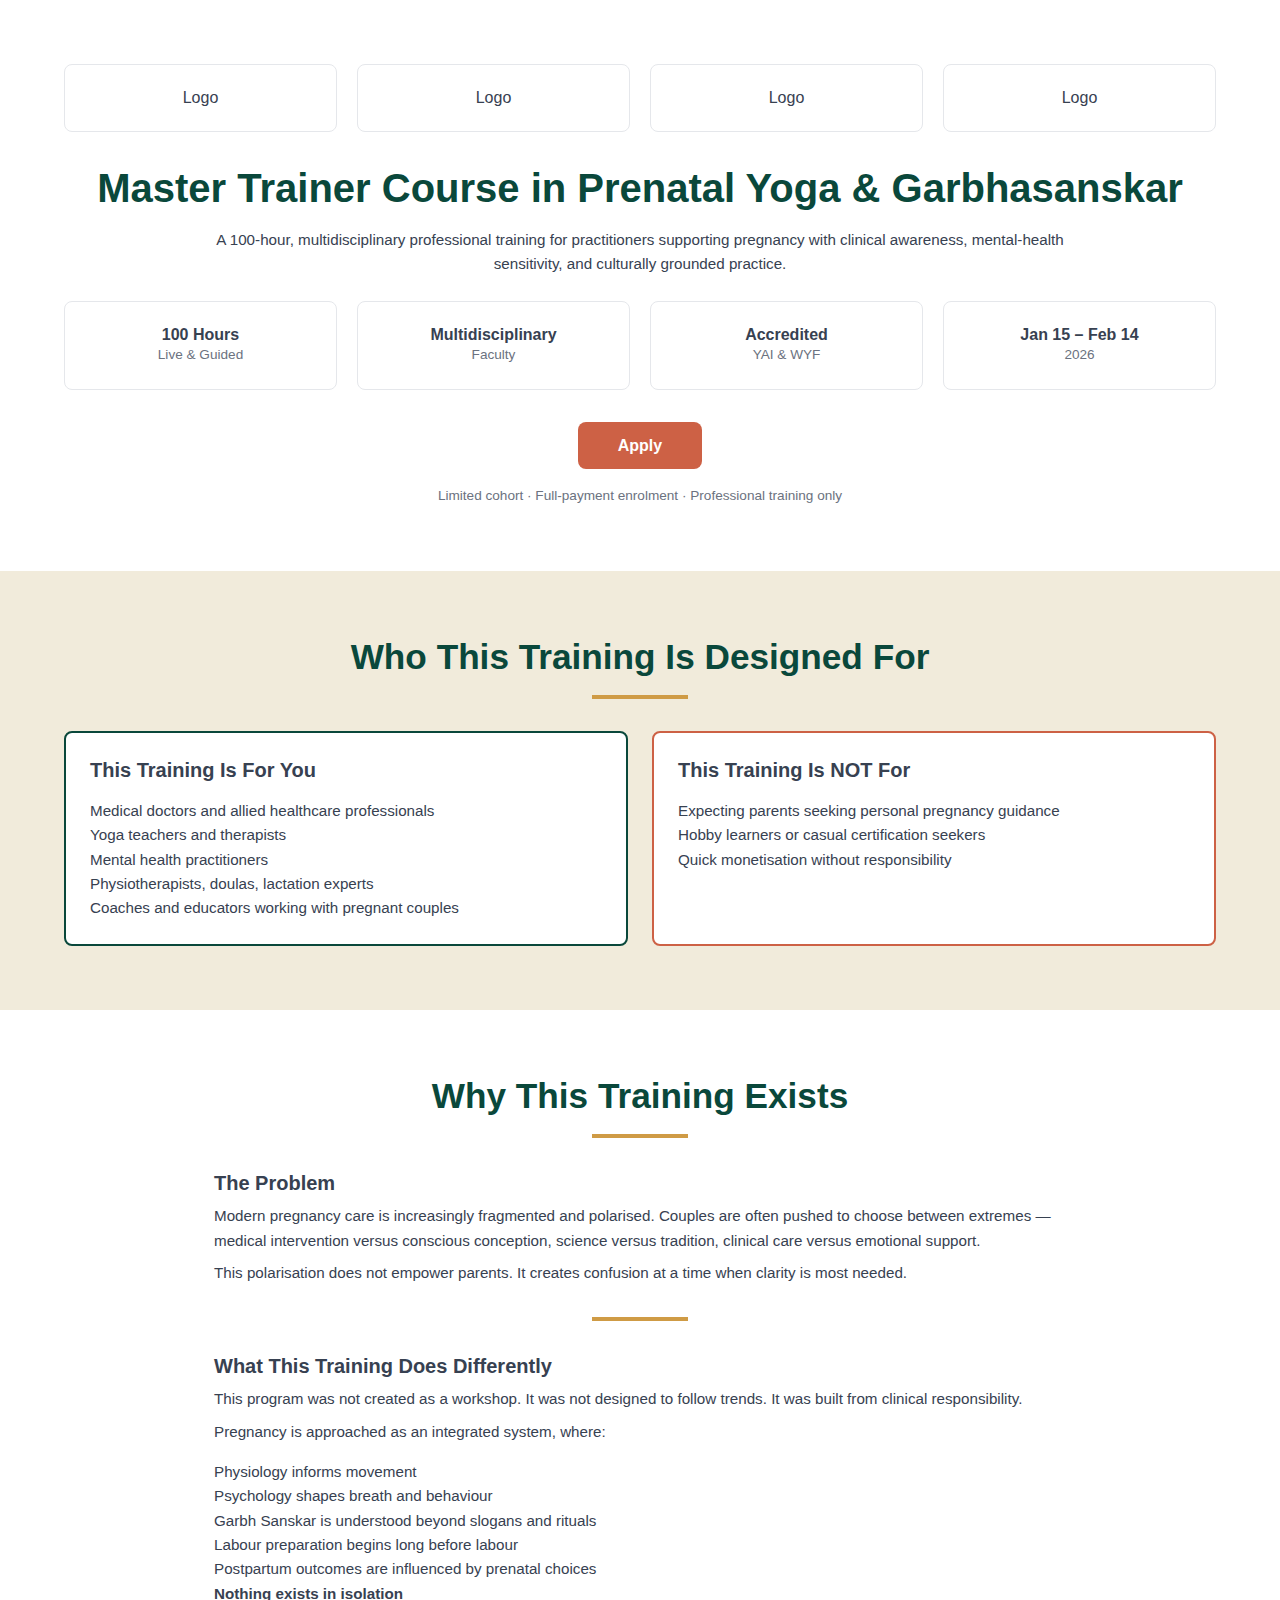
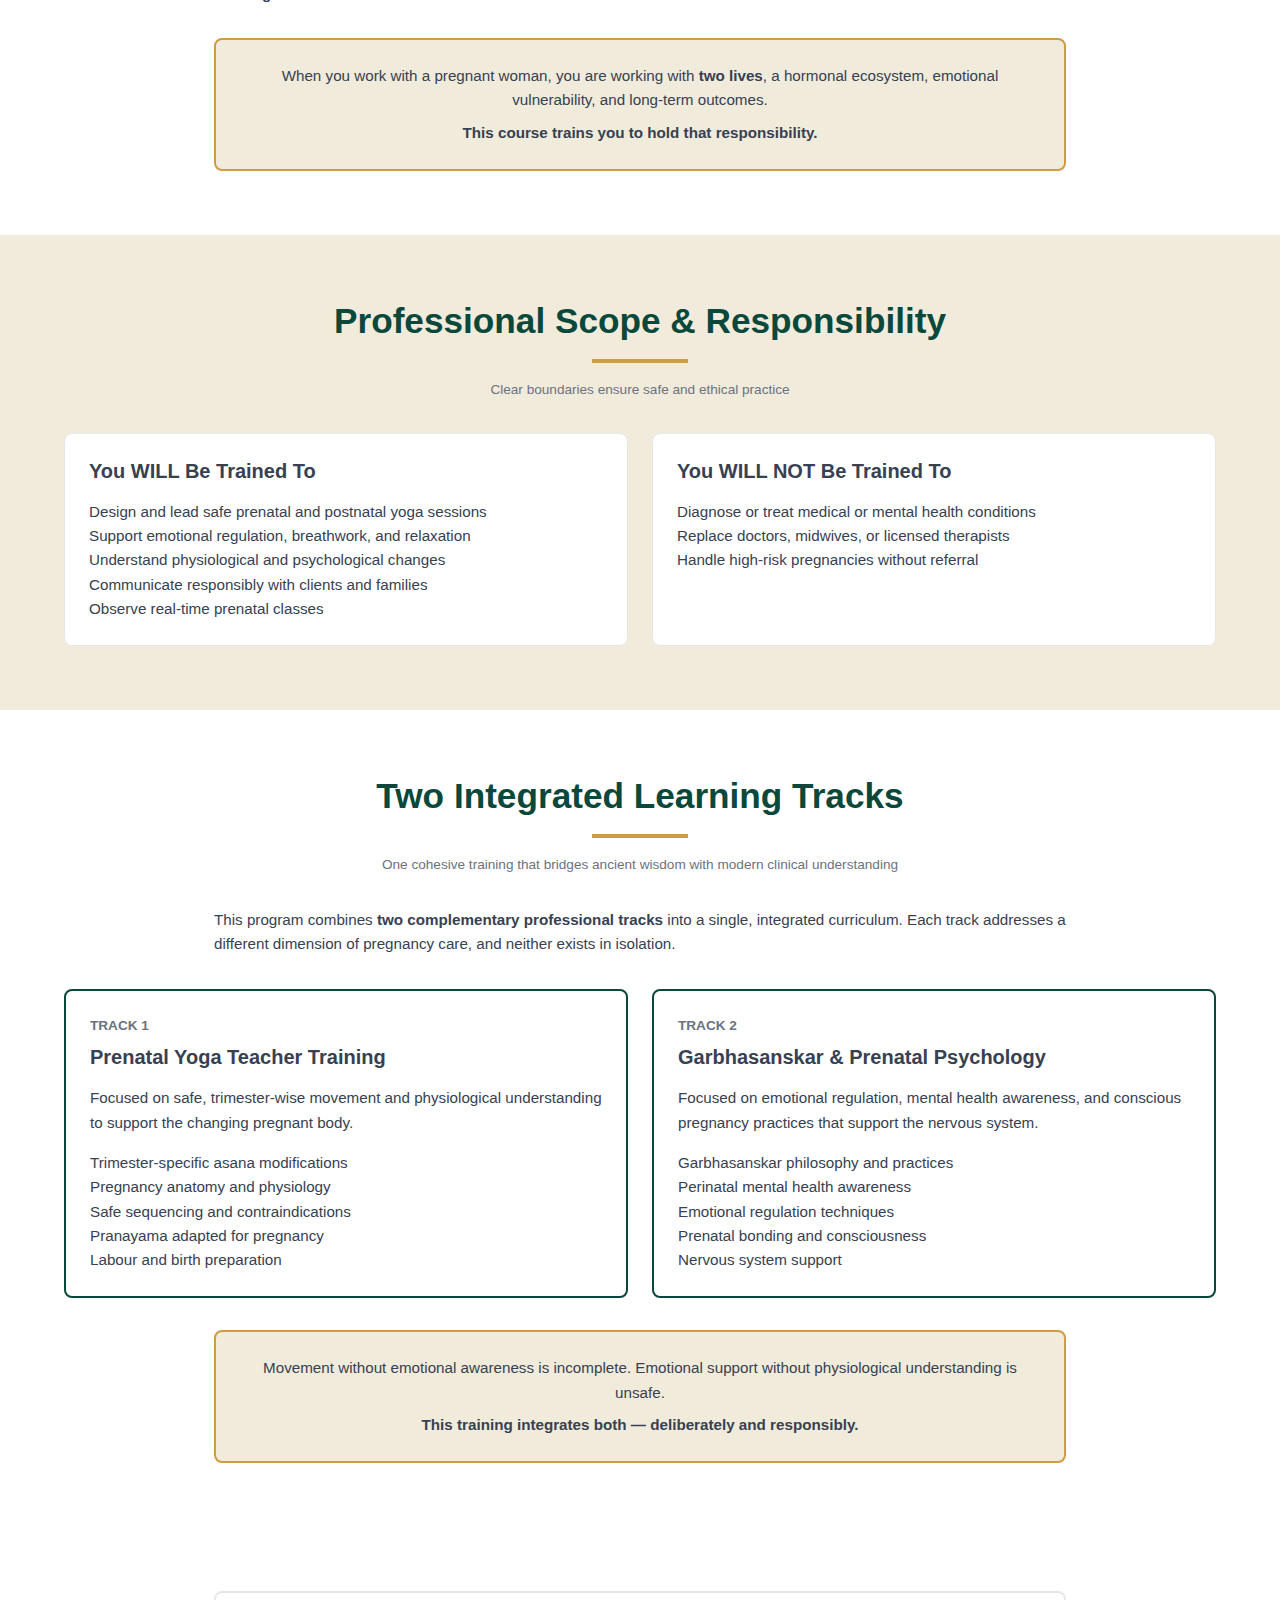
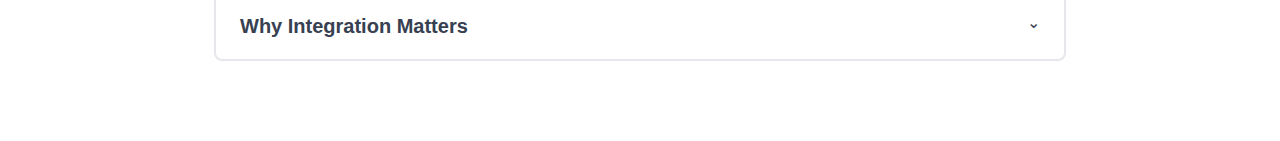
<file: index.html>
<!DOCTYPE html>
<html lang="en-GB">
<head>
  <meta charset="UTF-8" />
  <meta name="viewport" content="width=device-width, initial-scale=1.0" />
  <title>Master Trainer Course – Prenatal Yoga & Garbhasanskar</title>

  <!-- CSS -->
  <link rel="stylesheet" href="styles/base.css" />
  <link rel="stylesheet" href="styles/layout.css" />
  <link rel="stylesheet" href="styles/typography.css" />
  <link rel="stylesheet" href="styles/components.css" />
  <link rel="stylesheet" href="styles/responsive.css" />
</head>

<body>

<!-- =========================
     HERO
     ========================= -->
<section>
  <div class="container text-center">

    <!-- Logos (placeholders) -->
    <div class="grid-4 mb-4">
      <div class="card">Logo</div>
      <div class="card">Logo</div>
      <div class="card">Logo</div>
      <div class="card">Logo</div>
    </div>

    <h1 class="mb-2">
      Master Trainer Course in Prenatal Yoga & Garbhasanskar
    </h1>

    <p class="container-sm mb-3">
      A 100-hour, multidisciplinary professional training for practitioners
      supporting pregnancy with clinical awareness, mental-health sensitivity,
      and culturally grounded practice.
    </p>

    <div class="grid-4 mb-4">
      <div class="card text-center">
        <strong>100 Hours</strong>
        <p class="text-sm">Live & Guided</p>
      </div>
      <div class="card text-center">
        <strong>Multidisciplinary</strong>
        <p class="text-sm">Faculty</p>
      </div>
      <div class="card text-center">
        <strong>Accredited</strong>
        <p class="text-sm">YAI & WYF</p>
      </div>
      <div class="card text-center">
        <strong>Jan 15 – Feb 14</strong>
        <p class="text-sm">2026</p>
      </div>
    </div>

    <a href="#" class="btn-primary">Apply</a>

    <p class="text-sm mt-2">
      Limited cohort · Full-payment enrolment · Professional training only
    </p>

  </div>
</section>

<!-- =========================
     WHO THIS IS FOR
     ========================= -->
<section style="background:#f1ebdb;">
  <div class="container">

    <div class="text-center mb-4">
      <h2>Who This Training Is Designed For</h2>
      <div class="divider"></div>
    </div>

    <div class="grid-2">
      <div class="card card-green">
        <h3 class="mb-2">This Training Is For You</h3>
        <ul>
          <li>Medical doctors and allied healthcare professionals</li>
          <li>Yoga teachers and therapists</li>
          <li>Mental health practitioners</li>
          <li>Physiotherapists, doulas, lactation experts</li>
          <li>Coaches and educators working with pregnant couples</li>
        </ul>
      </div>

      <div class="card card-orange">
        <h3 class="mb-2">This Training Is NOT For</h3>
        <ul>
          <li>Expecting parents seeking personal pregnancy guidance</li>
          <li>Hobby learners or casual certification seekers</li>
          <li>Quick monetisation without responsibility</li>
        </ul>
      </div>
    </div>

  </div>
</section>

<!-- =========================
     WHY THIS TRAINING EXISTS (REFINED)
     ========================= -->
<section>
  <div class="container container-sm">

    <!-- Section header -->
    <div class="text-center mb-4">
      <h2>Why This Training Exists</h2>
      <div class="divider"></div>
    </div>

    <!-- Problem -->
    <div class="mb-4">
      <h3 class="mb-1">The Problem</h3>

      <p>
        Modern pregnancy care is increasingly fragmented and polarised.
        Couples are often pushed to choose between extremes —
        medical intervention versus conscious conception,
        science versus tradition,
        clinical care versus emotional support.
      </p>

      <p class="mt-1">
        This polarisation does not empower parents.
        It creates confusion at a time when clarity is most needed.
      </p>
    </div>

    <!-- Divider -->
    <div class="divider"></div>

    <!-- Solution -->
    <div class="mt-4 mb-4">
      <h3 class="mb-1">What This Training Does Differently</h3>

      <p>
        This program was not created as a workshop.
        It was not designed to follow trends.
        It was built from clinical responsibility.
      </p>

      <p class="mt-1">
        Pregnancy is approached as an integrated system, where:
      </p>

      <ul class="mt-2">
        <li>Physiology informs movement</li>
        <li>Psychology shapes breath and behaviour</li>
        <li>Garbh Sanskar is understood beyond slogans and rituals</li>
        <li>Labour preparation begins long before labour</li>
        <li>Postpartum outcomes are influenced by prenatal choices</li>
        <li><strong>Nothing exists in isolation</strong></li>
      </ul>
    </div>

    <!-- Responsibility statement -->
    <div class="card card-highlight text-center">
      <p>
        When you work with a pregnant woman, you are working with
        <strong>two lives</strong>,
        a hormonal ecosystem,
        emotional vulnerability,
        and long-term outcomes.
      </p>

      <p class="mt-1">
        <strong>This course trains you to hold that responsibility.</strong>
      </p>
    </div>

  </div>
</section>


<!-- =========================
     PROFESSIONAL SCOPE
     ========================= -->
<section style="background:#f1ebdb;">
  <div class="container">

    <div class="text-center mb-4">
      <h2>Professional Scope & Responsibility</h2>
      <div class="divider"></div>
      <p class="text-sm mt-1">
        Clear boundaries ensure safe and ethical practice
      </p>
    </div>

    <div class="grid-2">
      <div class="card">
        <h3 class="mb-2">You WILL Be Trained To</h3>
        <ul>
          <li>Design and lead safe prenatal and postnatal yoga sessions</li>
          <li>Support emotional regulation, breathwork, and relaxation</li>
          <li>Understand physiological and psychological changes</li>
          <li>Communicate responsibly with clients and families</li>
          <li>Observe real-time prenatal classes</li>
        </ul>
      </div>

      <div class="card">
        <h3 class="mb-2">You WILL NOT Be Trained To</h3>
        <ul>
          <li>Diagnose or treat medical or mental health conditions</li>
          <li>Replace doctors, midwives, or licensed therapists</li>
          <li>Handle high-risk pregnancies without referral</li>
        </ul>
      </div>
    </div>

  </div>
</section>

<!-- =========================
     TWO INTEGRATED LEARNING TRACKS (REFINED)
     ========================= -->
<section>
  <div class="container">

    <!-- Section header -->
    <div class="text-center mb-4">
      <h2>Two Integrated Learning Tracks</h2>
      <div class="divider"></div>
      <p class="text-sm mt-1">
        One cohesive training that bridges ancient wisdom with modern clinical understanding
      </p>
    </div>

    <!-- Intro -->
    <div class="container-sm mb-4">
      <p>
        This program combines <strong>two complementary professional tracks</strong>
        into a single, integrated curriculum. Each track addresses a different
        dimension of pregnancy care, and neither exists in isolation.
      </p>
    </div>

    <!-- Tracks -->
    <div class="grid-2">

      <!-- Track 1 -->
      <div class="card card-green">
        <p class="text-sm mb-1"><strong>TRACK 1</strong></p>
        <h3 class="mb-2">Prenatal Yoga Teacher Training</h3>

        <p class="mb-2">
          Focused on safe, trimester-wise movement and physiological understanding
          to support the changing pregnant body.
        </p>

        <ul>
          <li>Trimester-specific asana modifications</li>
          <li>Pregnancy anatomy and physiology</li>
          <li>Safe sequencing and contraindications</li>
          <li>Pranayama adapted for pregnancy</li>
          <li>Labour and birth preparation</li>
        </ul>
      </div>

      <!-- Track 2 -->
      <div class="card card-green">
        <p class="text-sm mb-1"><strong>TRACK 2</strong></p>
        <h3 class="mb-2">Garbhasanskar & Prenatal Psychology</h3>

        <p class="mb-2">
          Focused on emotional regulation, mental health awareness, and conscious
          pregnancy practices that support the nervous system.
        </p>

        <ul>
          <li>Garbhasanskar philosophy and practices</li>
          <li>Perinatal mental health awareness</li>
          <li>Emotional regulation techniques</li>
          <li>Prenatal bonding and consciousness</li>
          <li>Nervous system support</li>
        </ul>
      </div>

    </div>

    <!-- Integration statement -->
    <div class="container-sm mt-4">
      <div class="card card-highlight text-center">
        <p>
          Movement without emotional awareness is incomplete.
          Emotional support without physiological understanding is unsafe.
        </p>
        <p class="mt-1">
          <strong>This training integrates both — deliberately and responsibly.</strong>
        </p>
      </div>
    </div>

  </div>
</section>


<!-- =========================
     ACCORDION (example placeholder)
     ========================= -->
<section>
  <div class="container container-sm">

    <div class="accordion-item">
      <div class="accordion-header">
        <h3>Why Integration Matters</h3>
        <span class="chevron">⌄</span>
      </div>
      <div class="accordion-content">
        <p>
          Professional competence is not about knowing everything. It is about
          understanding scope, recognising limits, and referring responsibly.
        </p>
      </div>
    </div>

  </div>
</section>

<script src="scripts/accordion.js"></script>
</body>
</html>
</file>
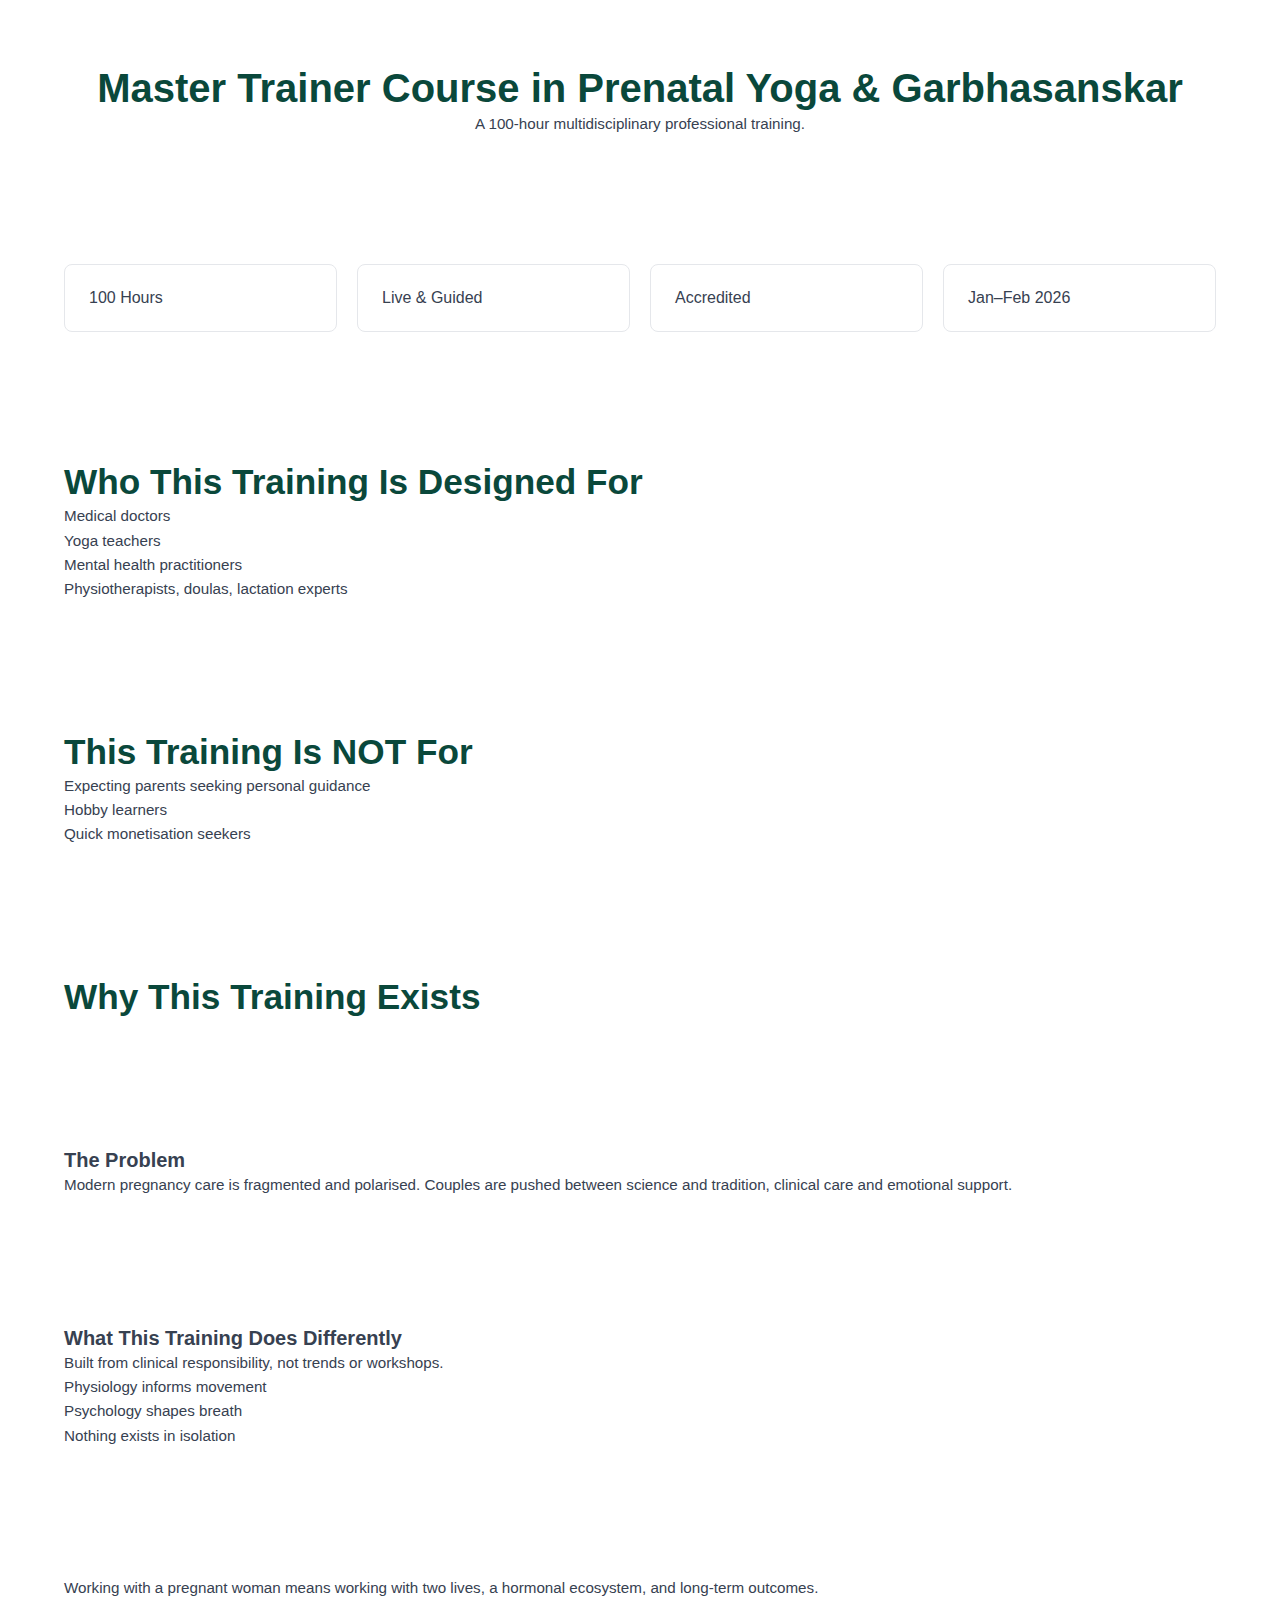
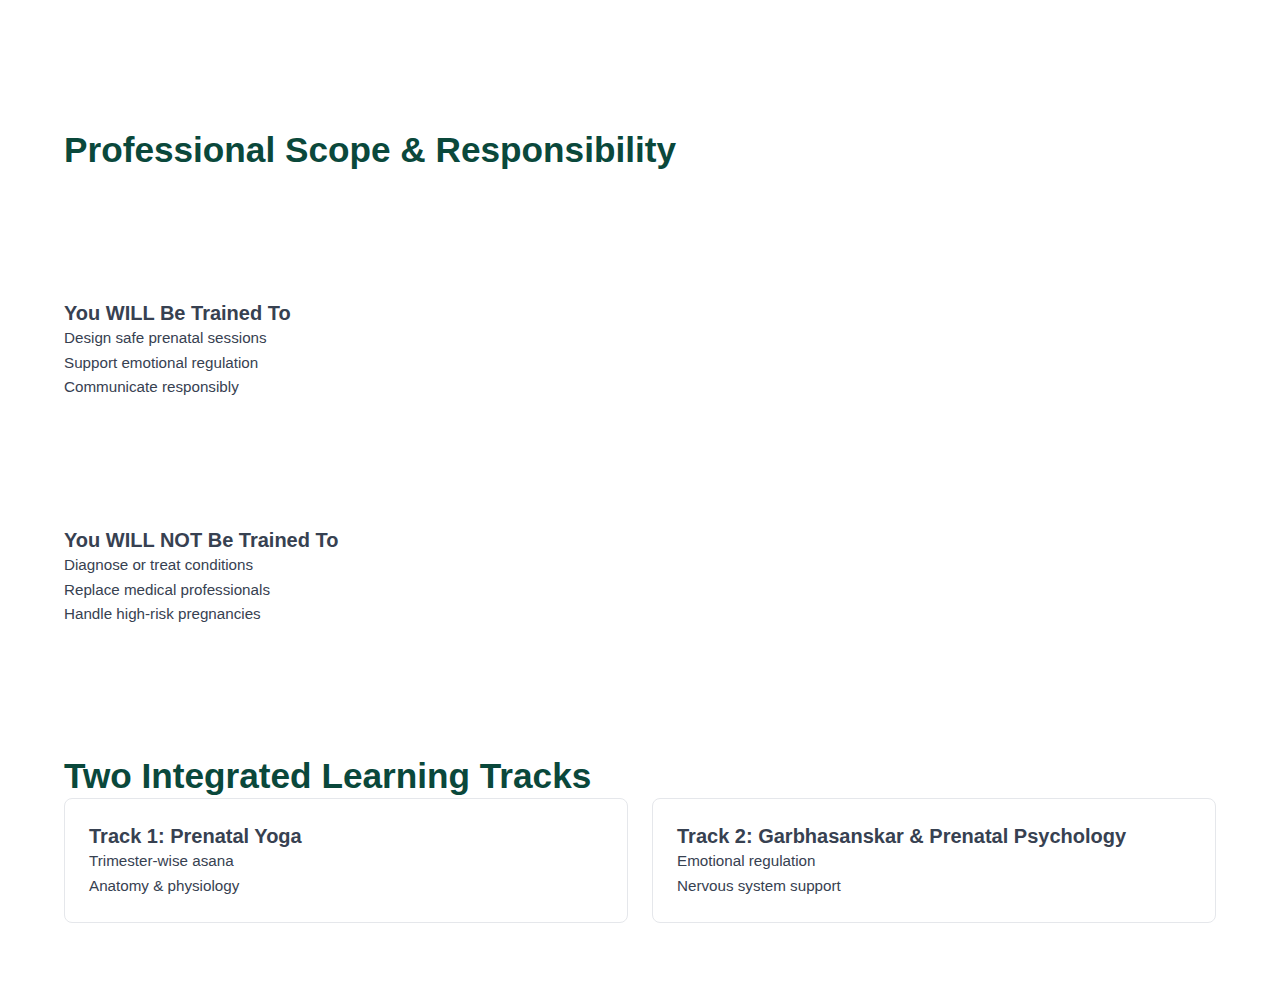
<file: index_full_reference.html>
<!DOCTYPE html>
<html lang="en-GB">
<head>
  <meta charset="UTF-8" />
  <meta name="viewport" content="width=device-width, initial-scale=1.0" />
  <title>Master Trainer Course – FULL REFERENCE</title>

  <!-- Same CSS as main file -->
  <link rel="stylesheet" href="styles/base.css" />
  <link rel="stylesheet" href="styles/layout.css" />
  <link rel="stylesheet" href="styles/typography.css" />
  <link rel="stylesheet" href="styles/components.css" />
  <link rel="stylesheet" href="styles/responsive.css" />
</head>

<body>

<!-- 1. HERO / COURSE OVERVIEW -->
<section>
  <div class="container text-center">
    <h1>Master Trainer Course in Prenatal Yoga & Garbhasanskar</h1>
    <p>A 100-hour multidisciplinary professional training.</p>
  </div>
</section>

<!-- 2. KEY METRICS -->
<section>
  <div class="container">
    <div class="grid-4">
      <div class="card">100 Hours</div>
      <div class="card">Live & Guided</div>
      <div class="card">Accredited</div>
      <div class="card">Jan–Feb 2026</div>
    </div>
  </div>
</section>

<!-- 3. WHO THIS IS FOR -->
<section>
  <div class="container">
    <h2>Who This Training Is Designed For</h2>
    <ul>
      <li>Medical doctors</li>
      <li>Yoga teachers</li>
      <li>Mental health practitioners</li>
      <li>Physiotherapists, doulas, lactation experts</li>
    </ul>
  </div>
</section>

<!-- 4. WHO THIS IS NOT FOR -->
<section>
  <div class="container">
    <h2>This Training Is NOT For</h2>
    <ul>
      <li>Expecting parents seeking personal guidance</li>
      <li>Hobby learners</li>
      <li>Quick monetisation seekers</li>
    </ul>
  </div>
</section>

<!-- 5. WHY THIS TRAINING EXISTS -->
<section>
  <div class="container">
    <h2>Why This Training Exists</h2>
  </div>
</section>

<!-- 6. THE PROBLEM -->
<section>
  <div class="container">
    <h3>The Problem</h3>
    <p>
      Modern pregnancy care is fragmented and polarised. Couples are pushed
      between science and tradition, clinical care and emotional support.
    </p>
  </div>
</section>

<!-- 7. THE SOLUTION -->
<section>
  <div class="container">
    <h3>What This Training Does Differently</h3>
    <p>
      Built from clinical responsibility, not trends or workshops.
    </p>
    <ul>
      <li>Physiology informs movement</li>
      <li>Psychology shapes breath</li>
      <li>Nothing exists in isolation</li>
    </ul>
  </div>
</section>

<!-- 8. RESPONSIBILITY STATEMENT -->
<section>
  <div class="container">
    <p>
      Working with a pregnant woman means working with two lives,
      a hormonal ecosystem, and long-term outcomes.
    </p>
  </div>
</section>

<!-- 9. PROFESSIONAL SCOPE  not sure if this is good-->
 
<section>
  <div class="container">
    <h2>Professional Scope & Responsibility</h2>
  </div>
</section>

<!-- 10. YOU WILL BE TRAINED TO -->
<section>
  <div class="container">
    <h3>You WILL Be Trained To</h3>
    <ul>
      <li>Design safe prenatal sessions</li>
      <li>Support emotional regulation</li>
      <li>Communicate responsibly</li>
    </ul>
  </div>
</section>

<!-- 11. YOU WILL NOT BE TRAINED TO -->
<section>
  <div class="container">
    <h3>You WILL NOT Be Trained To</h3>
    <ul>
      <li>Diagnose or treat conditions</li>
      <li>Replace medical professionals</li>
      <li>Handle high-risk pregnancies</li>
    </ul>
  </div>
</section>

<!-- 12. TWO INTEGRATED LEARNING TRACKS -->
<section>
  <div class="container">
    <h2>Two Integrated Learning Tracks</h2>

    <div class="grid-2">
      <div class="card">
        <h3>Track 1: Prenatal Yoga</h3>
        <ul>
          <li>Trimester-wise asana</li>
          <li>Anatomy & physiology</li>
        </ul>
      </div>

      <div class="card">
        <h3>Track 2: Garbhasanskar & Prenatal Psychology</h3>
        <ul>
          <li>Emotional regulation</li>
          <li>Nervous system support</li>
        </ul>
      </div>
    </div>
  </div>
</section>

<script src="scripts/accordion.js"></script>
</body>
</html>
</file>
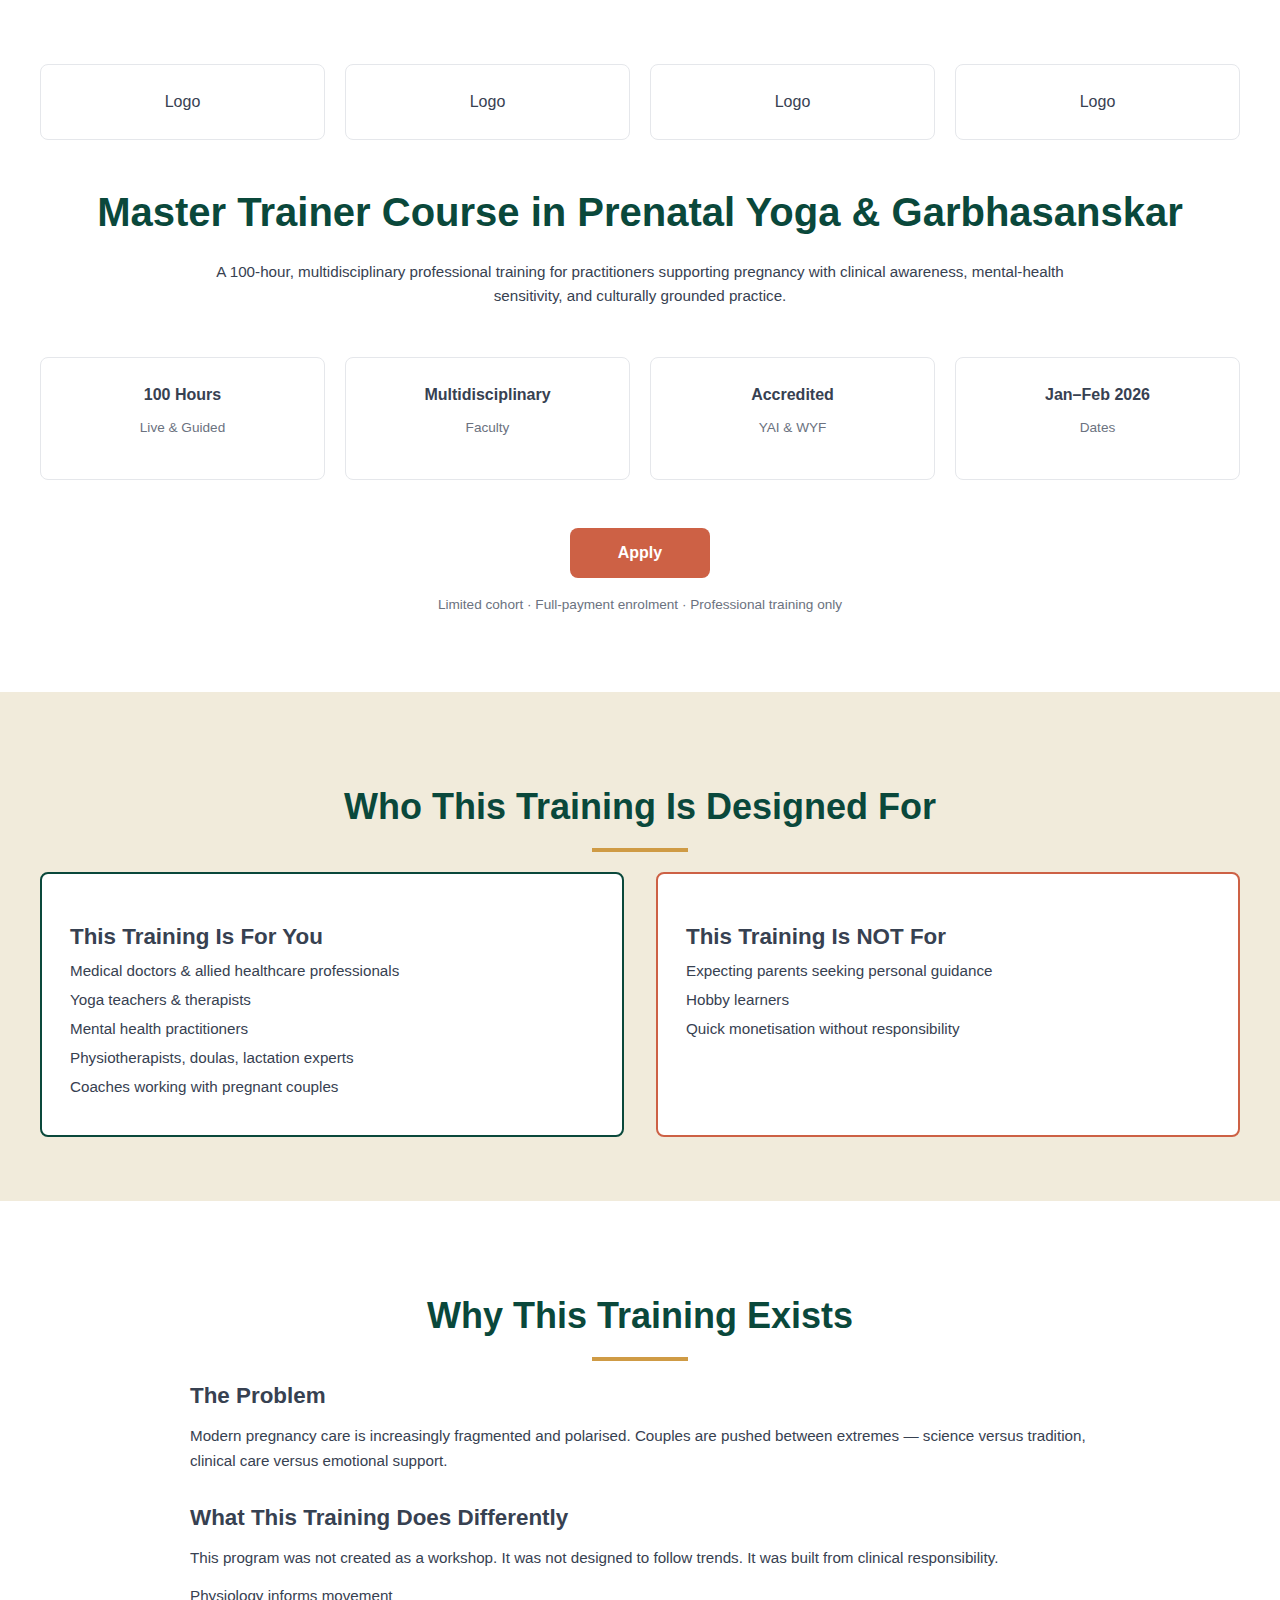
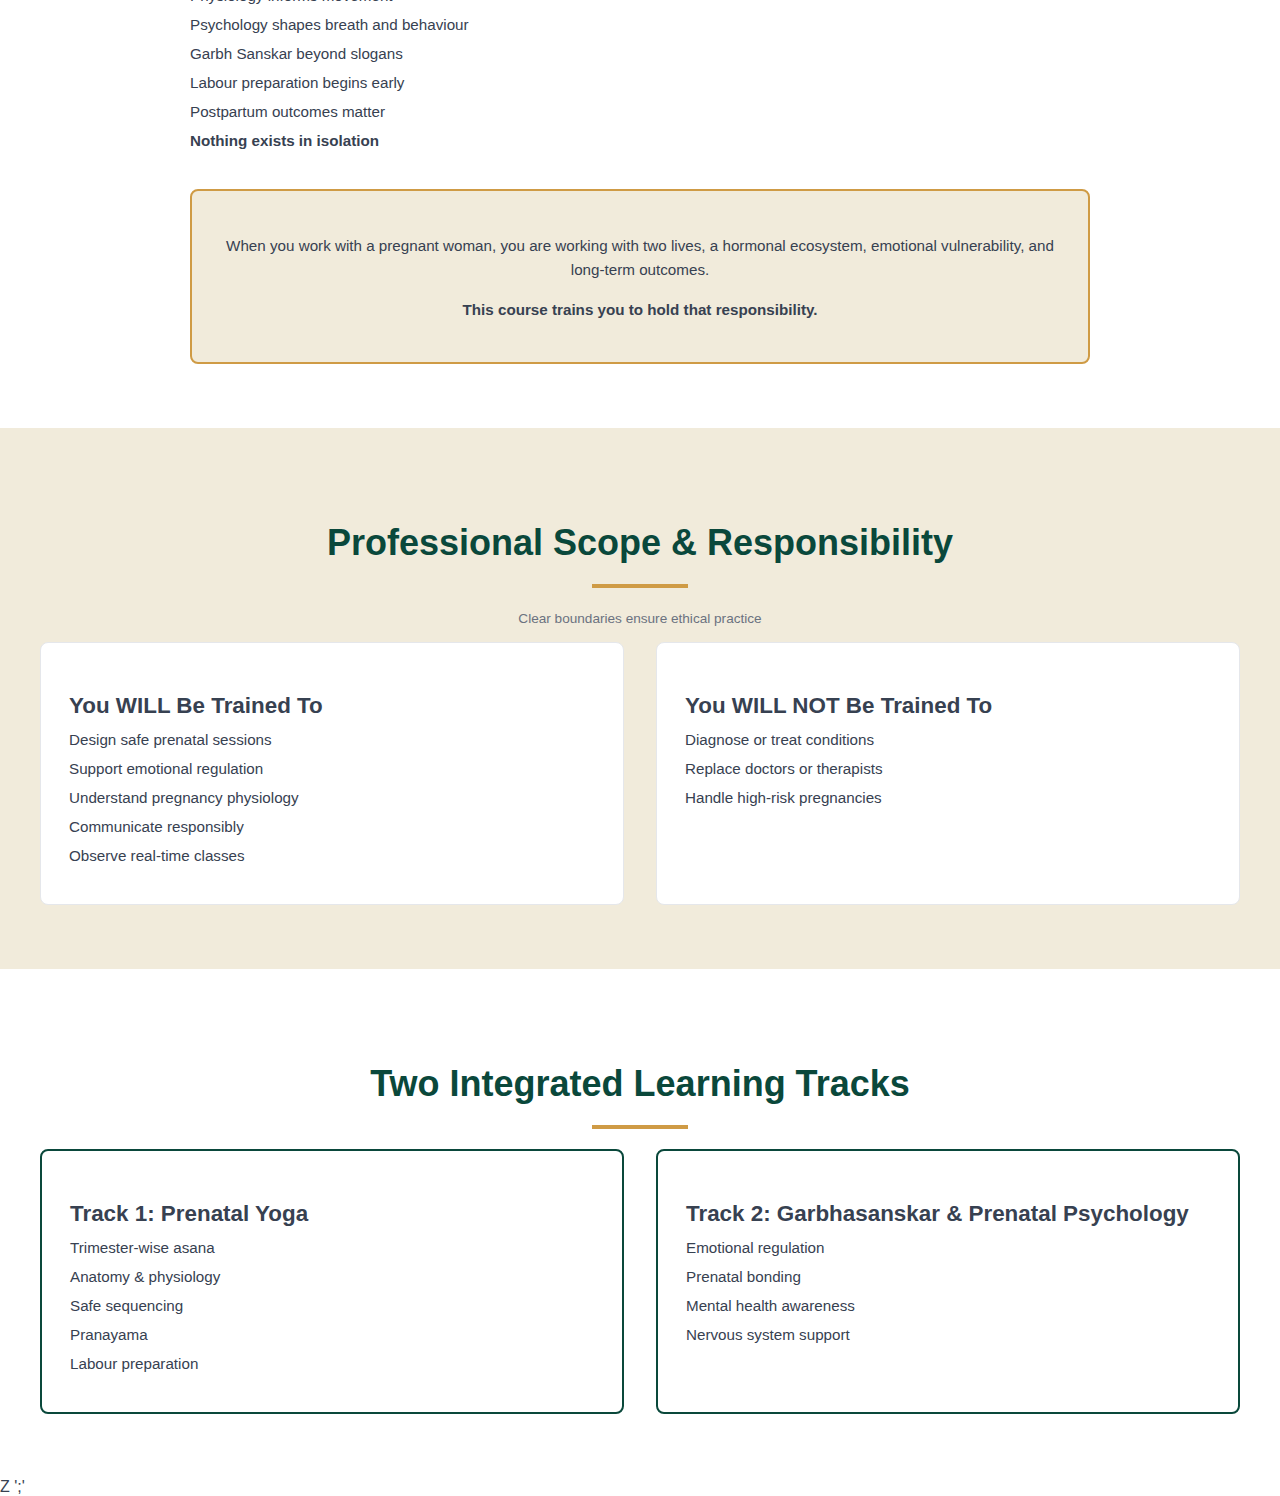
<file: index_original_style_clean.html>
<!DOCTYPE html>
<html lang="en-GB">
<head>
<meta charset="UTF-8">
<meta name="viewport" content="width=device-width, initial-scale=1.0">

<title>Master Trainer Course – Prenatal Yoga & Garbhasanskar</title>

<style>
/* =========================
   BASE (Shopify-style)
   ========================= */

*,
*::before,
*::after {
  box-sizing: border-box;
}

body {
  margin: 0;
  font-family: Arial, sans-serif;
  color: #374151;
  background: #ffffff;
  overflow-x: hidden;
}

section {
  padding: 4rem 1.5rem;
}

.container {
  max-width: 1200px;
  margin: 0 auto;
}

.container-sm {
  max-width: 900px;
  margin: 0 auto;
}

h1 {
  font-size: 2.5rem;
  line-height: 1.2;
  color: #0a483b;
  margin-bottom: 1.5rem;
}

h2 {
  font-size: 2.25rem;
  color: #0a483b;
  margin-bottom: 1rem;
}

h3 {
  font-size: 1.4rem;
  margin-bottom: 0.75rem;
}

p {
  font-size: 0.95rem;
  line-height: 1.6;
  margin-bottom: 0.75rem;
}

ul {
  list-style: none;
  padding: 0;
  margin: 0;
}

li {
  margin-bottom: 0.75rem;
  font-size: 0.95rem;
}

.text-center {
  text-align: center;
}

.text-sm {
  font-size: 0.85rem;
  color: #6b7280;
}

/* =========================
   LAYOUT
   ========================= */

.grid-2 {
  display: grid;
  grid-template-columns: repeat(2, 1fr);
  gap: 2rem;
}

.grid-4 {
  display: grid;
  grid-template-columns: repeat(4, 1fr);
  gap: 1.25rem;
}

/* =========================
   COMPONENTS
   ========================= */

.card {
  background: #ffffff;
  border-radius: 0.5rem;
  padding: 1.75rem;
  border: 1px solid #e5e7eb;
}

.card-green {
  border: 2px solid #0a483b;
}

.card-orange {
  border: 2px solid #cd6145;
}

.card-highlight {
  background: #f1ebdb;
  border: 2px solid #cf9b45;
}

.divider {
  width: 96px;
  height: 4px;
  background: #cf9b45;
  margin: 1.25rem auto;
}

.btn-primary {
  display: inline-block;
  background: #cd6145;
  color: #ffffff;
  padding: 1rem 3rem;
  border-radius: 0.5rem;
  font-weight: 600;
  text-decoration: none;
}

.btn-primary:hover {
  box-shadow: 0 6px 20px rgba(205, 97, 69, 0.4);
  transform: translateY(-2px);
}

/* =========================
   ACCORDION
   ========================= */

.accordion-item {
  border: 2px solid #e5e7eb;
  border-radius: 0.5rem;
  margin-bottom: 1rem;
  overflow: hidden;
}

.accordion-header {
  padding: 1.25rem;
  cursor: pointer;
  display: flex;
  justify-content: space-between;
}

.accordion-content {
  padding: 0 1.25rem 1.25rem;
  display: none;
}

.accordion-item.active .accordion-content {
  display: block;
}

/* =========================
   MOBILE
   ========================= */

@media (max-width: 768px) {
  section {
    padding: 3rem 1rem;
  }

  .grid-4 {
    grid-template-columns: repeat(2, 1fr);
  }

  .grid-2 {
    grid-template-columns: 1fr;
  }

  .btn-primary {
    width: 100%;
    text-align: center;
  }
}
</style>
</head>

<body>

<!-- =========================
     HERO
     ========================= -->
<section>
  <div class="container text-center">

    <div class="grid-4" style="margin-bottom:3rem">
      <div class="card">Logo</div>
      <div class="card">Logo</div>
      <div class="card">Logo</div>
      <div class="card">Logo</div>
    </div>

    <h1>Master Trainer Course in Prenatal Yoga & Garbhasanskar</h1>

    <p class="container-sm">
      A 100-hour, multidisciplinary professional training for practitioners
      supporting pregnancy with clinical awareness, mental-health sensitivity,
      and culturally grounded practice.
    </p>

    <div class="grid-4" style="margin-top:3rem">
      <div class="card text-center"><strong>100 Hours</strong><p class="text-sm">Live & Guided</p></div>
      <div class="card text-center"><strong>Multidisciplinary</strong><p class="text-sm">Faculty</p></div>
      <div class="card text-center"><strong>Accredited</strong><p class="text-sm">YAI & WYF</p></div>
      <div class="card text-center"><strong>Jan–Feb 2026</strong><p class="text-sm">Dates</p></div>
    </div>

    <div style="margin-top:3rem">
      <a class="btn-primary" href="#">Apply</a>
      <p class="text-sm" style="margin-top:1rem">
        Limited cohort · Full-payment enrolment · Professional training only
      </p>
    </div>

  </div>
</section>

<!-- =========================
     WHO IT IS FOR / NOT FOR
     ========================= -->
<section style="background:#f1ebdb">
  <div class="container">

    <div class="text-center">
      <h2>Who This Training Is Designed For</h2>
      <div class="divider"></div>
    </div>

    <div class="grid-2">
      <div class="card card-green">
        <h3>This Training Is For You</h3>
        <ul>
          <li>Medical doctors & allied healthcare professionals</li>
          <li>Yoga teachers & therapists</li>
          <li>Mental health practitioners</li>
          <li>Physiotherapists, doulas, lactation experts</li>
          <li>Coaches working with pregnant couples</li>
        </ul>
      </div>

      <div class="card card-orange">
        <h3>This Training Is NOT For</h3>
        <ul>
          <li>Expecting parents seeking personal guidance</li>
          <li>Hobby learners</li>
          <li>Quick monetisation without responsibility</li>
        </ul>
      </div>
    </div>

  </div>
</section>

<!-- =========================
     WHY THIS TRAINING EXISTS
     ========================= -->
<section>
  <div class="container container-sm">

    <div class="text-center">
      <h2>Why This Training Exists</h2>
      <div class="divider"></div>
    </div>

    <h3>The Problem</h3>
    <p>
      Modern pregnancy care is increasingly fragmented and polarised.
      Couples are pushed between extremes — science versus tradition,
      clinical care versus emotional support.
    </p>

    <h3 style="margin-top:2rem">What This Training Does Differently</h3>
    <p>
      This program was not created as a workshop. It was not designed to follow
      trends. It was built from clinical responsibility.
    </p>

    <ul style="margin-top:1rem">
      <li>Physiology informs movement</li>
      <li>Psychology shapes breath and behaviour</li>
      <li>Garbh Sanskar beyond slogans</li>
      <li>Labour preparation begins early</li>
      <li>Postpartum outcomes matter</li>
      <li><strong>Nothing exists in isolation</strong></li>
    </ul>

    <div class="card card-highlight text-center" style="margin-top:2.5rem">
      <p>
        When you work with a pregnant woman, you are working with
        two lives, a hormonal ecosystem, emotional vulnerability,
        and long-term outcomes.
      </p>
      <p><strong>This course trains you to hold that responsibility.</strong></p>
    </div>

  </div>
</section>

<!-- =========================
     PROFESSIONAL SCOPE
     ========================= -->
<section style="background:#f1ebdb">
  <div class="container">

    <div class="text-center">
      <h2>Professional Scope & Responsibility</h2>
      <div class="divider"></div>
      <p class="text-sm">Clear boundaries ensure ethical practice</p>
    </div>

    <div class="grid-2">
      <div class="card">
        <h3>You WILL Be Trained To</h3>
        <ul>
          <li>Design safe prenatal sessions</li>
          <li>Support emotional regulation</li>
          <li>Understand pregnancy physiology</li>
          <li>Communicate responsibly</li>
          <li>Observe real-time classes</li>
        </ul>
      </div>

      <div class="card">
        <h3>You WILL NOT Be Trained To</h3>
        <ul>
          <li>Diagnose or treat conditions</li>
          <li>Replace doctors or therapists</li>
          <li>Handle high-risk pregnancies</li>
        </ul>
      </div>
    </div>

  </div>
</section>

<!-- =========================
     TWO LEARNING TRACKS
     ========================= -->
<section>
  <div class="container">

    <div class="text-center">
      <h2>Two Integrated Learning Tracks</h2>
      <div class="divider"></div>
    </div>

    <div class="grid-2">
      <div class="card card-green">
        <h3>Track 1: Prenatal Yoga</h3>
        <ul>
          <li>Trimester-wise asana</li>
          <li>Anatomy & physiology</li>
          <li>Safe sequencing</li>
          <li>Pranayama</li>
          <li>Labour preparation</li>
        </ul>
      </div>

      <div class="card card-green">
        <h3>Track 2: Garbhasanskar & Prenatal Psychology</h3>
        <ul>
          <li>Emotional regulation</li>
          <li>Prenatal bonding</li>
          <li>Mental health awareness</li>
          <li>Nervous system support</li>
        </ul>
      </div>
    </div>

  </div>
</section>

<script>
document.querySelectorAll('.accordion-header').forEach(h => {
  h.addEventListener('click', () => {
    h.parentElement.classList.toggle('active');
  });
});
</script>Z ';'

</body>
</html>
</file>
<file: styles/layout.css>
/* =========================
   Layout system
   ========================= */

/* Universal section spacing */
section {
  padding: 4rem 1.5rem;
}

/* Main content container */
.container {
  max-width: 1200px;
  margin-inline: auto;
  width: 100%;
}

/* Narrow containers used in text-heavy sections */
.container-sm {
  max-width: 900px;
  margin-inline: auto;
}

/* =========================
   Grid layouts
   ========================= */

.grid-2 {
  display: grid;
  grid-template-columns: repeat(2, minmax(0, 1fr));
  gap: 1.5rem;
}

.grid-4 {
  display: grid;
  grid-template-columns: repeat(4, minmax(0, 1fr));
  gap: 1.25rem;
}

/* =========================
   Cards & blocks
   ========================= */

.card {
  background: #ffffff;
  border-radius: 0.5rem;
  border: 1px solid #e5e7eb;
  padding: 1.5rem;
}

.card-outline-green {
  border: 2px solid #0a483b;
}

.card-outline-orange {
  border: 2px solid #cd6145;
}

/* =========================
   Utility spacing
   ========================= */

.mt-1 { margin-top: 0.5rem; }
.mt-2 { margin-top: 1rem; }
.mt-3 { margin-top: 1.5rem; }
.mt-4 { margin-top: 2rem; }

.mb-1 { margin-bottom: 0.5rem; }
.mb-2 { margin-bottom: 1rem; }
.mb-3 { margin-bottom: 1.5rem; }
.mb-4 { margin-bottom: 2rem; }

/* =========================
   Mobile behaviour
   ========================= */

@media (max-width: 768px) {
  section {
    padding: 3rem 1rem;
  }

  .grid-4 {
    grid-template-columns: repeat(2, minmax(0, 1fr));
  }

  .grid-2 {
    grid-template-columns: 1fr;
  }
}
</file>
<file: styles/typography.css>
/* =========================
   Typography system
   ========================= */

/* Headings */
h1 {
  font-size: clamp(1.9rem, 4vw, 2.5rem);
  line-height: 1.2;
  color: #0a483b;
  margin: 0;
}

h2 {
  font-size: clamp(1.6rem, 3.5vw, 2.2rem);
  line-height: 1.25;
  color: #0a483b;
  margin: 0;
}

h3 {
  font-size: 1.25rem;
  line-height: 1.3;
  margin: 0;
}

h4 {
  font-size: 1.1rem;
  margin: 0;
}

/* Body text */
p {
  font-size: 0.95rem;
  line-height: 1.6;
  margin: 0;
  color: #374151;
}

/* Small helper text */
.text-sm {
  font-size: 0.85rem;
  color: #6b7280;
}

/* Emphasis */
strong {
  font-weight: 600;
}

em {
  font-style: italic;
}

/* Lists */
ul {
  padding-left: 0;
  margin: 0;
  list-style: none;
}

li {
  font-size: 0.95rem;
  line-height: 1.6;
}

/* Text alignment utilities */
.text-center {
  text-align: center;
}

/* =========================
   Mobile tuning
   ========================= */

@media (max-width: 768px) {
  h1 {
    font-size: 1.9rem;
  }

  h2 {
    font-size: 1.6rem;
  }

  p,
  li {
    font-size: 0.9rem;
  }
}
</file>
<file: styles/components.css>
/* =========================
   Buttons
   ========================= */

.btn-primary {
  display: inline-block;
  background-color: #cd6145;
  color: #ffffff;
  padding: 0.9rem 2.5rem;
  border-radius: 0.5rem;
  font-weight: 600;
  text-align: center;
  transition: transform 0.2s ease, box-shadow 0.2s ease;
}

.btn-primary:hover {
  transform: translateY(-2px);
  box-shadow: 0 6px 20px rgba(205, 97, 69, 0.4);
}

.btn-primary:active {
  transform: scale(0.97);
}

/* =========================
   Cards
   ========================= */

.card {
  background: #ffffff;
  border-radius: 0.5rem;
  padding: 1.5rem;
  border: 1px solid #e5e7eb;
}

.card-highlight {
  background-color: #f1ebdb;
  border: 2px solid #cf9b45;
}

.card-green {
  border: 2px solid #0a483b;
}

.card-orange {
  border: 2px solid #cd6145;
}

/* =========================
   Icon + text rows
   ========================= */

.icon-row {
  display: flex;
  align-items: flex-start;
  gap: 0.75rem;
}

.icon-circle {
  width: 40px;
  height: 40px;
  border-radius: 50%;
  background-color: #0a483b;
  color: #ffffff;
  display: flex;
  align-items: center;
  justify-content: center;
  flex-shrink: 0;
}

/* =========================
   Section dividers
   ========================= */

.divider {
  width: 96px;
  height: 4px;
  background-color: #cf9b45;
  margin: 1rem auto;
}

/* =========================
   Accordion
   ========================= */

.accordion-item {
  background: #ffffff;
  border-radius: 0.5rem;
  border: 2px solid #e5e7eb;
  overflow: hidden;
  margin-bottom: 1rem;
}

.accordion-item.active {
  border-color: #0a483b;
}

.accordion-header {
  padding: 1.25rem 1.5rem;
  display: flex;
  justify-content: space-between;
  align-items: flex-start;
  gap: 1rem;
  cursor: pointer;
}

.accordion-content {
  padding: 0 1.5rem 1.5rem;
  display: none;
}

.accordion-item.active .accordion-content {
  display: block;
}

.chevron {
  transition: transform 0.3s ease;
  flex-shrink: 0;
}

.accordion-item.active .chevron {
  transform: rotate(180deg);
}

/* =========================
   Badges / notices
   ========================= */

.notice {
  padding: 1rem;
  border-radius: 0.5rem;
  font-size: 0.85rem;
}

.notice-green {
  background-color: #f1ebdb;
  border: 2px solid #0a483b;
}

.notice-orange {
  background-color: #fff5f2;
  border: 2px solid #cd6145;
}

/* =========================
   Mobile tweaks
   ========================= */

@media (max-width: 768px) {
  .btn-primary {
    width: 100%;
  }

  .accordion-header {
    padding: 1rem;
  }

  .accordion-content {
    padding: 0 1rem 1rem;
  }
}
</file>
<file: styles/responsive.css>
/* =========================
   Responsive refinements
   ========================= */

/* Prevent horizontal scroll issues */
html,
body {
  overflow-x: hidden;
}

/* Touch-friendly spacing on mobile */
@media (max-width: 768px) {
  section {
    padding-top: 3rem;
    padding-bottom: 3rem;
  }

  /* Reduce visual noise */
  .divider {
    margin: 0.75rem auto;
  }

  /* Centre-align key sections */
  .text-center-mobile {
    text-align: center;
  }

  /* Cards feel less cramped */
  .card {
    padding: 1.25rem;
  }

  /* Icons don’t eat space */
  .icon-circle {
    width: 36px;
    height: 36px;
    font-size: 0.9rem;
  }

  /* Lists breathe better */
  li {
    margin-bottom: 0.75rem;
  }
}

/* Desktop polish */
@media (min-width: 769px) {
  /* Keep content visually centred */
  .container,
  .container-sm {
    padding-inline: 1.5rem;
  }
}
</file>
<file: styles/base.css>
/* =========================
   Base reset & defaults
   ========================= */

*, *::before, *::after {
  box-sizing: border-box;
}

html {
  scroll-behavior: smooth;
}

body {
  margin: 0;
  font-family: Arial, sans-serif;
  color: #374151;
  background-color: #ffffff;
  overflow-x: hidden;
}

img,
svg {
  max-width: 100%;
  height: auto;
  display: block;
}

a {
  text-decoration: none;
  color: inherit;
}
</file>
